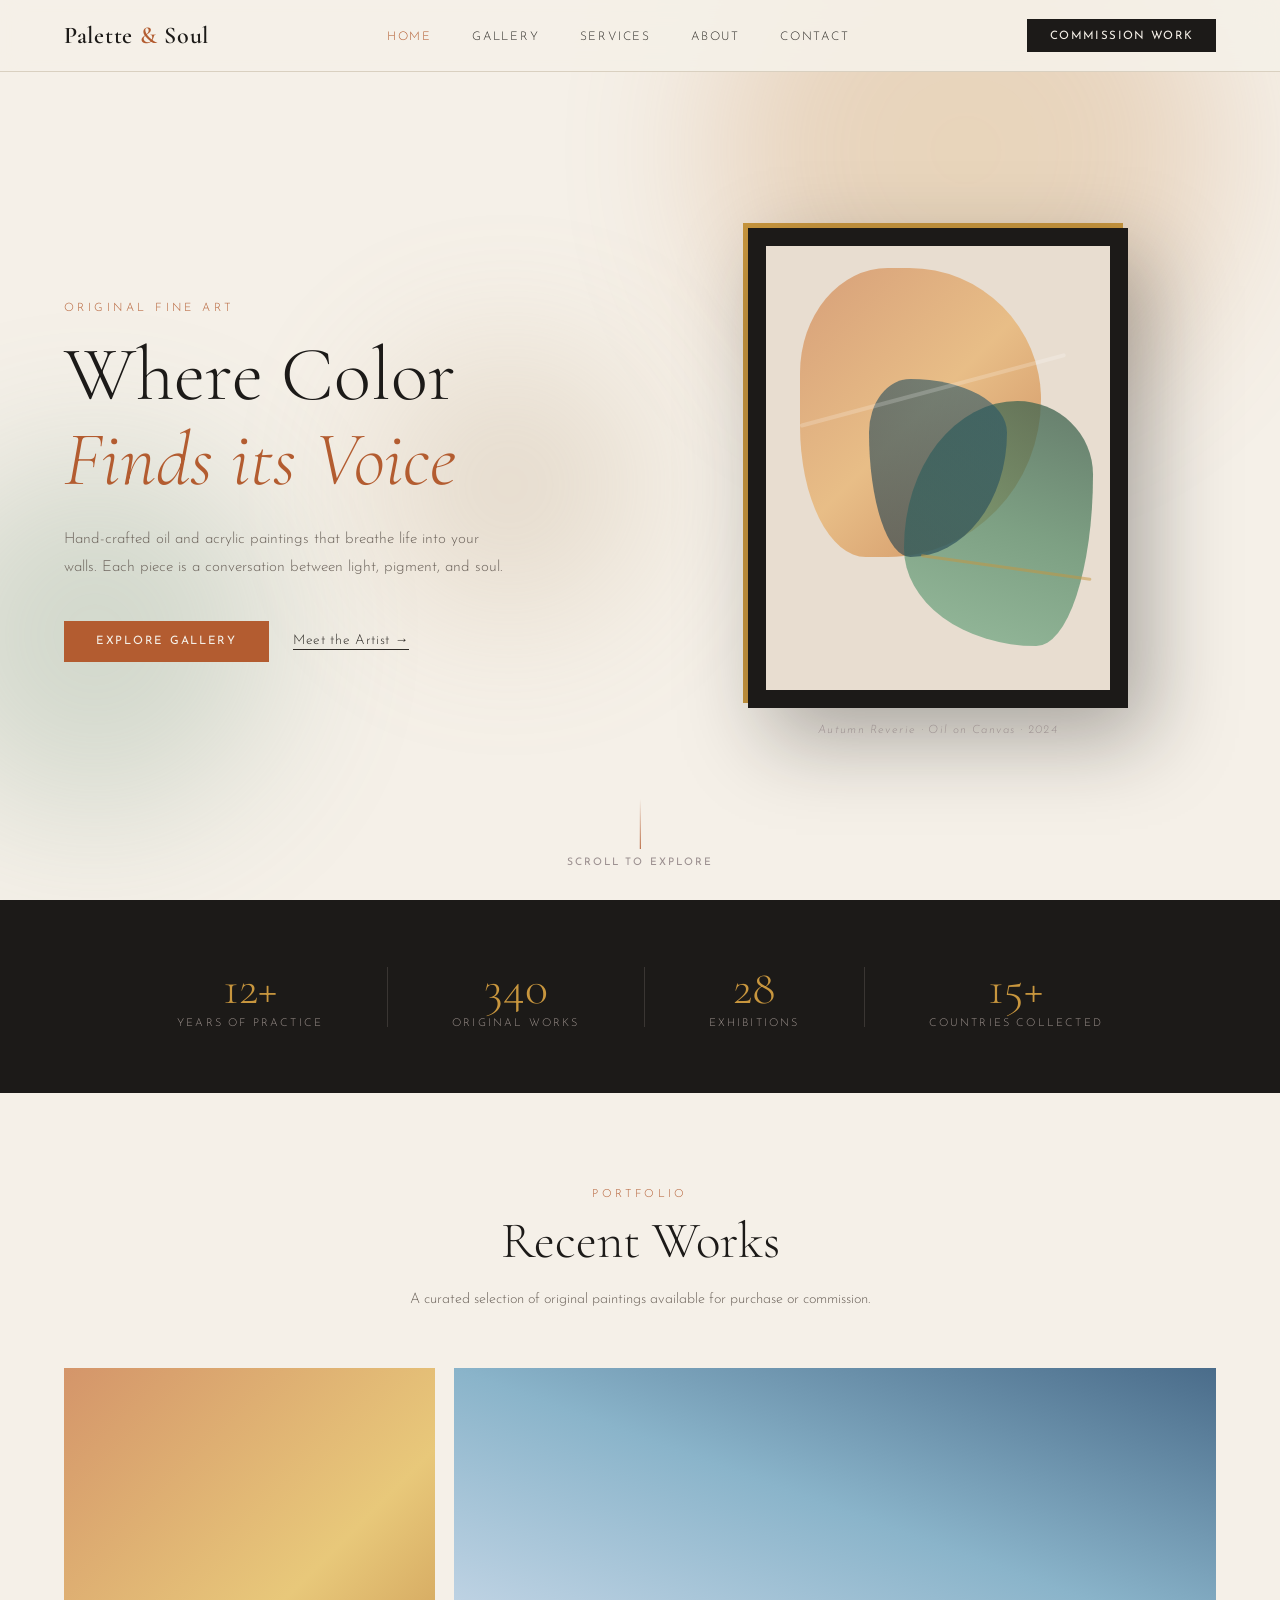
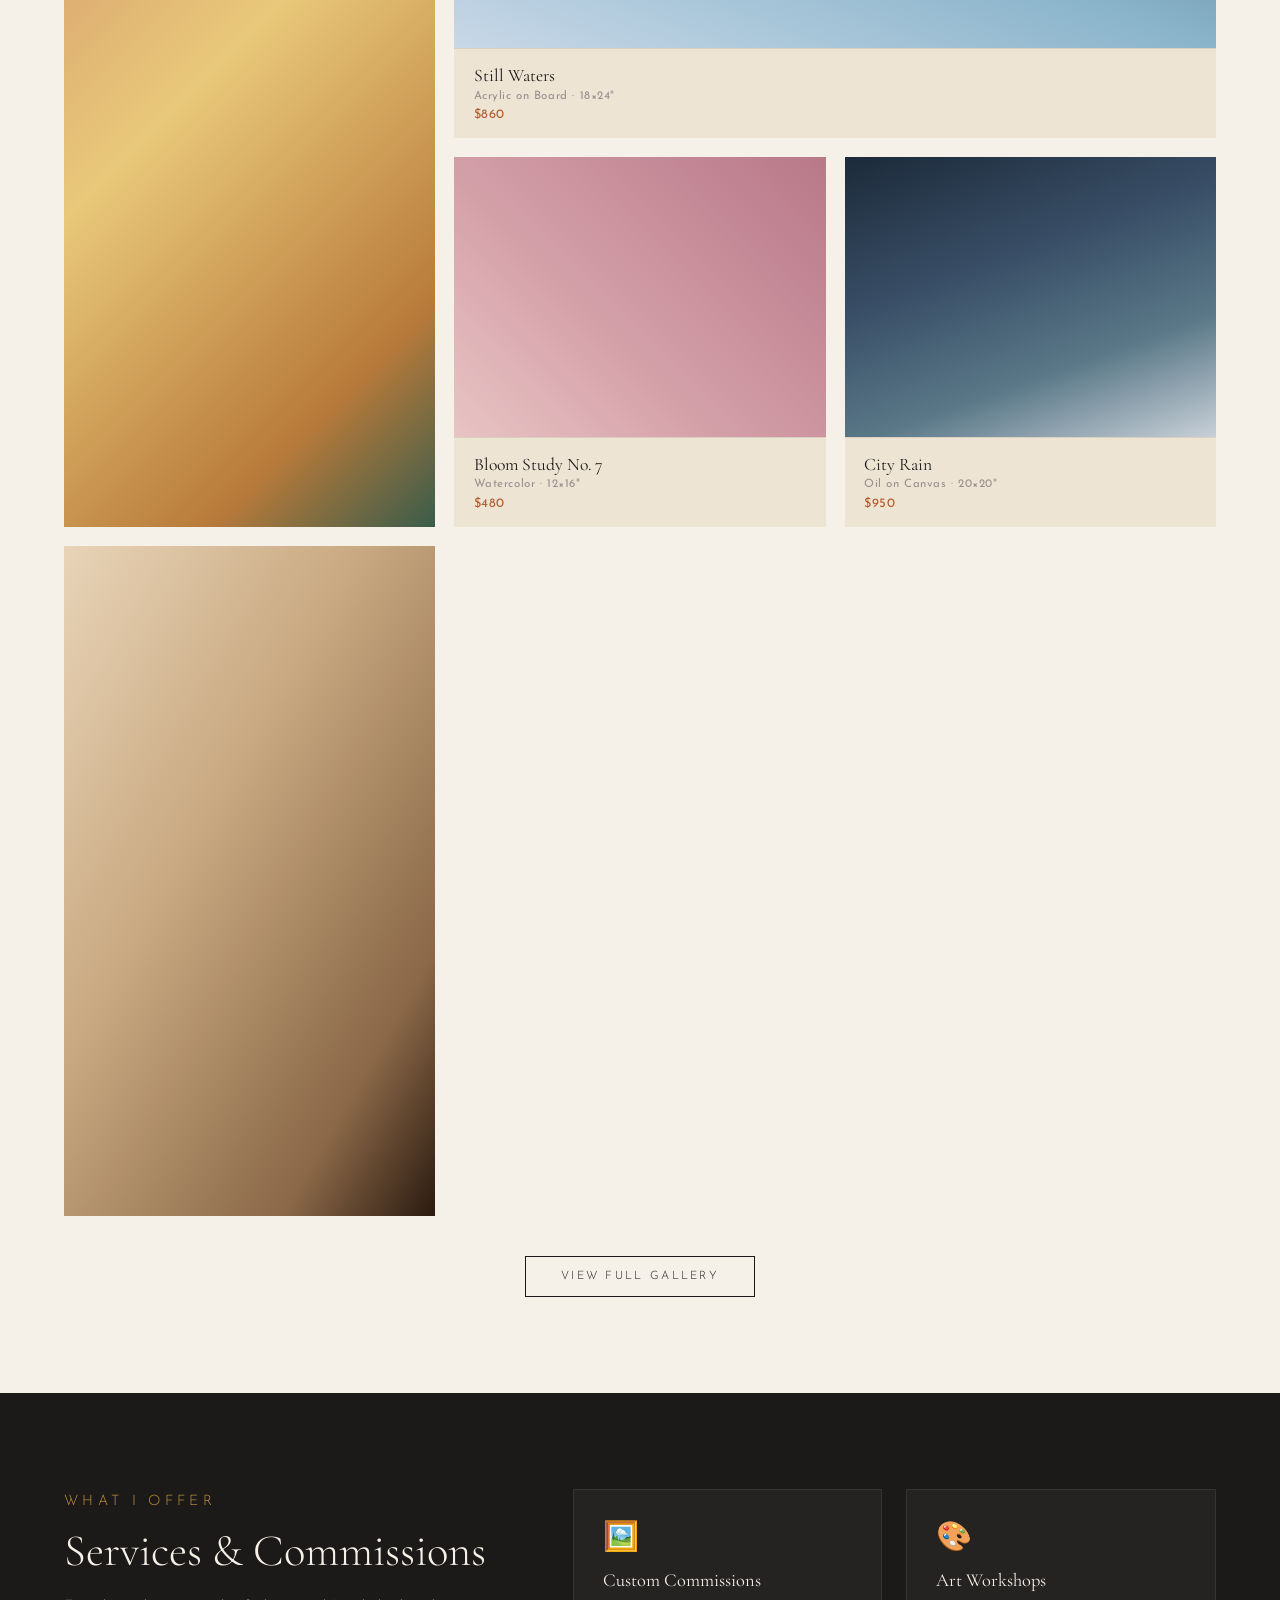
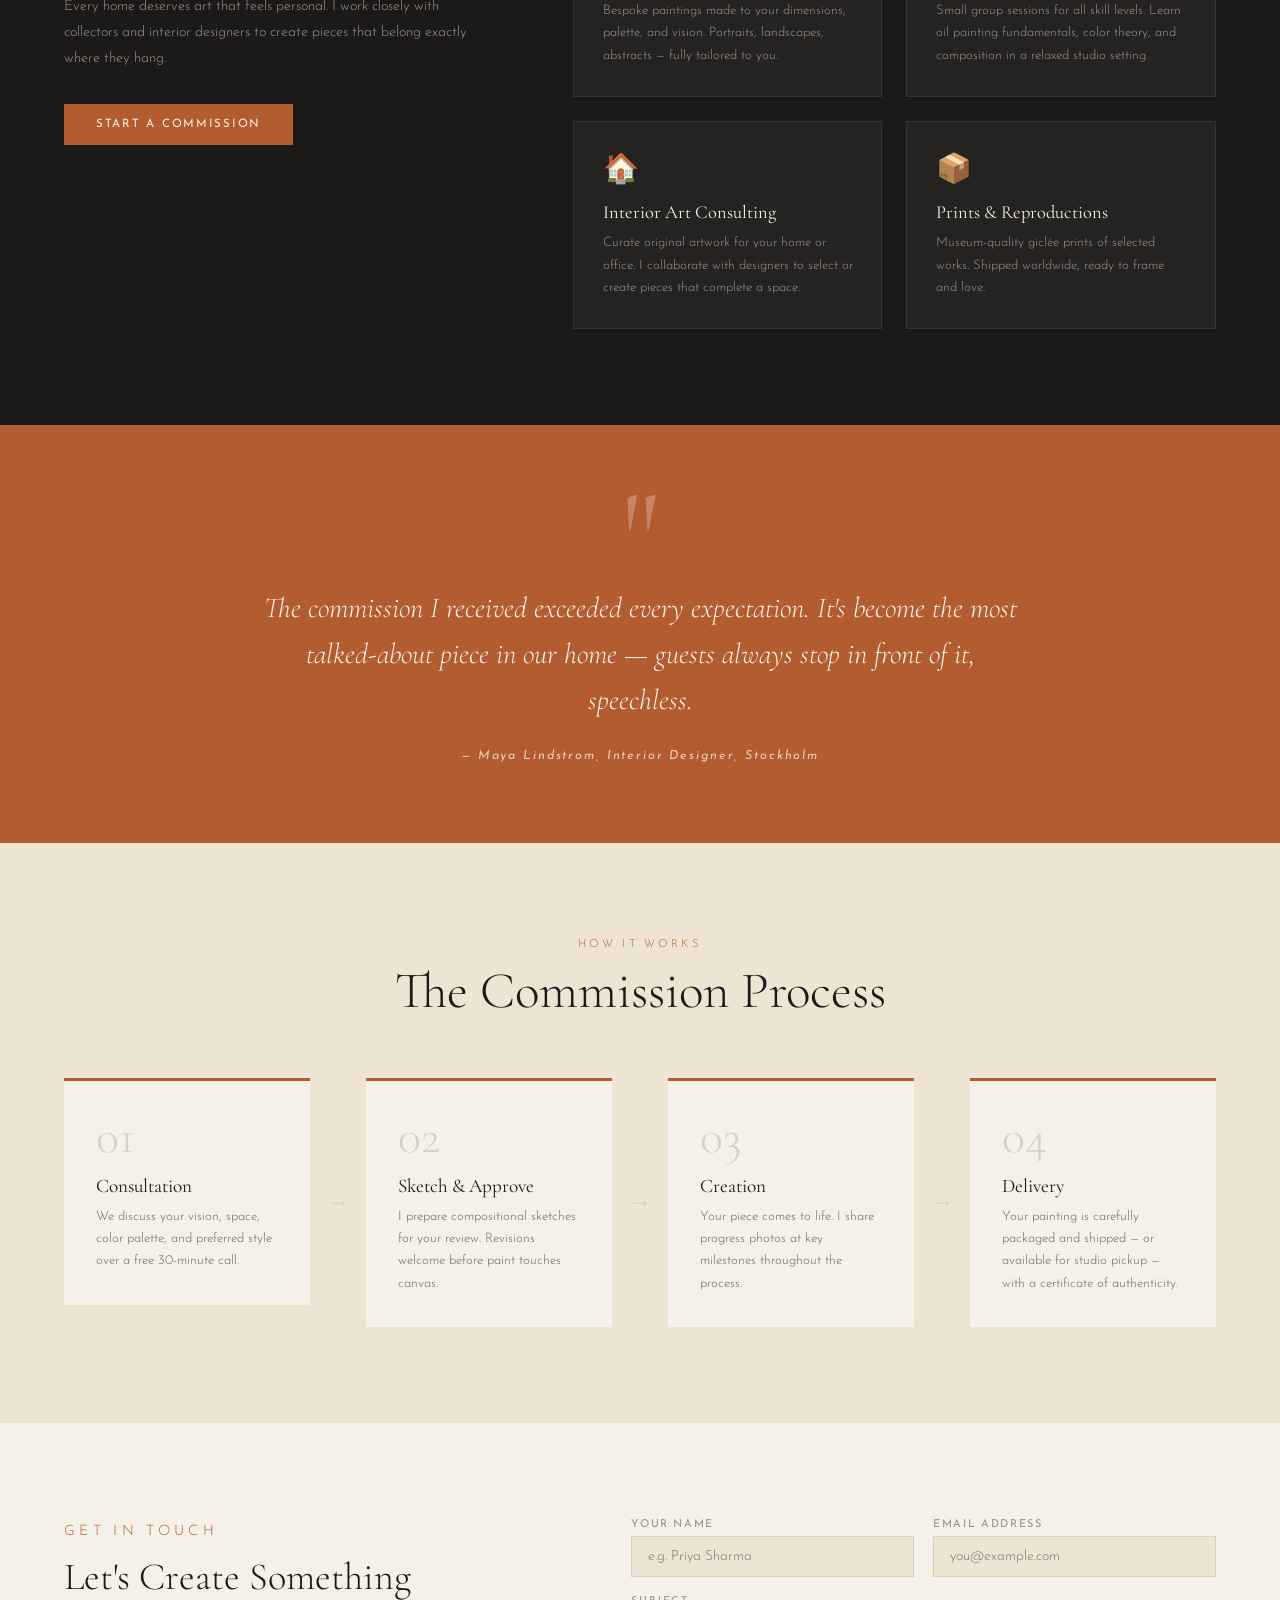
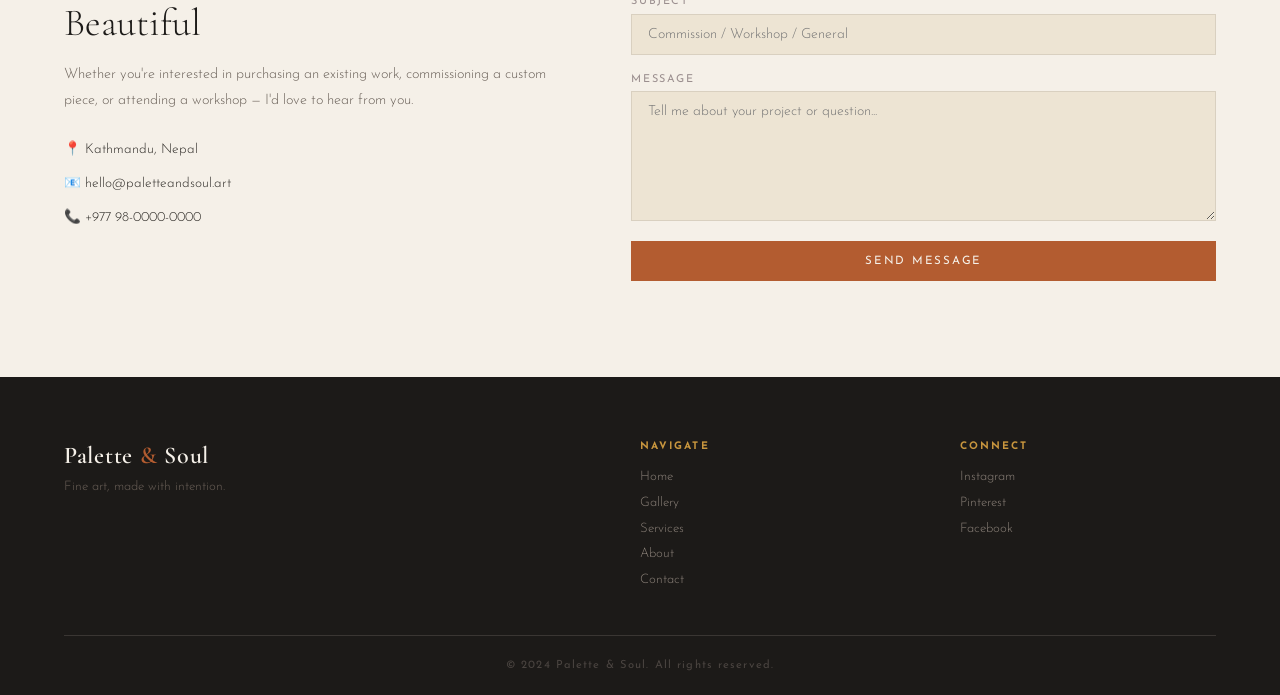
<file: web/index.html>
<!DOCTYPE html>
<html lang="en">
<head>
  <meta charset="UTF-8" />
  <meta name="viewport" content="width=device-width, initial-scale=1.0"/>
  <title>Palette & Soul — Fine Art Studio</title>
  <link rel="stylesheet" href="style.css" />
  <link href="https://fonts.googleapis.com/css2?family=Cormorant+Garamond:ital,wght@0,300;0,400;0,600;1,300;1,400&family=Josefin+Sans:wght@100;300;400&display=swap" rel="stylesheet"/>
</head>
<body>

  <!-- NAV -->
  <nav class="navbar">
    <div class="nav-logo">Palette <span>&amp;</span> Soul</div>
    <ul class="nav-links">
      <li><a href="index.html" class="active">Home</a></li>
      <li><a href="#gallery">Gallery</a></li>
      <li><a href="#services">Services</a></li>
      <li><a href="about.html">About</a></li>
      <li><a href="#contact">Contact</a></li>
    </ul>
    <a href="#contact" class="nav-cta">Commission Work</a>
  </nav>

  <!-- HERO -->
  <section class="hero">
    <div class="hero-bg">
      <div class="paint-blob blob-1"></div>
      <div class="paint-blob blob-2"></div>
      <div class="paint-blob blob-3"></div>
    </div>
    <div class="hero-content">
      <p class="hero-eyebrow">Original Fine Art</p>
      <h1 class="hero-title">
        Where Color<br/>
        <em>Finds its Voice</em>
      </h1>
      <p class="hero-subtitle">
        Hand-crafted oil and acrylic paintings that breathe life into your walls.
        Each piece is a conversation between light, pigment, and soul.
      </p>
      <div class="hero-actions">
        <a href="#gallery" class="btn-primary">Explore Gallery</a>
        <a href="about.html" class="btn-ghost">Meet the Artist →</a>
      </div>
    </div>
    <div class="hero-image-side">
      <div class="canvas-mockup">
        <div class="canvas-frame">
          <div class="canvas-art">
            <div class="art-layer al-1"></div>
            <div class="art-layer al-2"></div>
            <div class="art-layer al-3"></div>
            <div class="art-stroke as-1"></div>
            <div class="art-stroke as-2"></div>
          </div>
        </div>
        <p class="canvas-label">Autumn Reverie · Oil on Canvas · 2024</p>
      </div>
    </div>
    <div class="scroll-hint">
      <span></span>
      <p>Scroll to explore</p>
    </div>
  </section>

  <!-- STATS BAND -->
  <section class="stats-band">
    <div class="stat">
      <span class="stat-number">12+</span>
      <span class="stat-label">Years of Practice</span>
    </div>
    <div class="stat-divider"></div>
    <div class="stat">
      <span class="stat-number">340</span>
      <span class="stat-label">Original Works</span>
    </div>
    <div class="stat-divider"></div>
    <div class="stat">
      <span class="stat-number">28</span>
      <span class="stat-label">Exhibitions</span>
    </div>
    <div class="stat-divider"></div>
    <div class="stat">
      <span class="stat-number">15+</span>
      <span class="stat-label">Countries Collected</span>
    </div>
  </section>

  <!-- GALLERY -->
  <section class="gallery" id="gallery">
    <div class="section-header">
      <p class="section-tag">Portfolio</p>
      <h2>Recent Works</h2>
      <p class="section-sub">A curated selection of original paintings available for purchase or commission.</p>
    </div>
    <div class="gallery-grid">
      <div class="gallery-card gc-tall">
        <div class="gallery-art ga-1"></div>
        <div class="gallery-info">
          <h3>Golden Horizon</h3>
          <p>Oil on Canvas · 24×36"</p>
          <span class="price">$1,200</span>
        </div>
        <div class="gallery-hover">View Piece →</div>
      </div>
      <div class="gallery-card gc-wide">
        <div class="gallery-art ga-2"></div>
        <div class="gallery-info">
          <h3>Still Waters</h3>
          <p>Acrylic on Board · 18×24"</p>
          <span class="price">$860</span>
        </div>
        <div class="gallery-hover">View Piece →</div>
      </div>
      <div class="gallery-card">
        <div class="gallery-art ga-3"></div>
        <div class="gallery-info">
          <h3>Bloom Study No. 7</h3>
          <p>Watercolor · 12×16"</p>
          <span class="price">$480</span>
        </div>
        <div class="gallery-hover">View Piece →</div>
      </div>
      <div class="gallery-card">
        <div class="gallery-art ga-4"></div>
        <div class="gallery-info">
          <h3>City Rain</h3>
          <p>Oil on Canvas · 20×20"</p>
          <span class="price">$950</span>
        </div>
        <div class="gallery-hover">View Piece →</div>
      </div>
      <div class="gallery-card gc-tall">
        <div class="gallery-art ga-5"></div>
        <div class="gallery-info">
          <h3>Portrait of Silence</h3>
          <p>Mixed Media · 16×20"</p>
          <span class="price">$1,100</span>
        </div>
        <div class="gallery-hover">View Piece →</div>
      </div>
    </div>
    <div class="gallery-footer">
      <a href="#" class="btn-outline">View Full Gallery</a>
    </div>
  </section>

  <!-- SERVICES -->
  <section class="services" id="services">
    <div class="services-inner">
      <div class="services-left">
        <p class="section-tag">What I Offer</p>
        <h2>Services &amp; Commissions</h2>
        <p>Every home deserves art that feels personal. I work closely with collectors and interior designers to create pieces that belong exactly where they hang.</p>
        <a href="#contact" class="btn-primary" style="margin-top:2rem; display:inline-block;">Start a Commission</a>
      </div>
      <div class="services-right">
        <div class="service-card">
          <div class="service-icon">🖼️</div>
          <h3>Custom Commissions</h3>
          <p>Bespoke paintings made to your dimensions, palette, and vision. Portraits, landscapes, abstracts — fully tailored to you.</p>
        </div>
        <div class="service-card">
          <div class="service-icon">🎨</div>
          <h3>Art Workshops</h3>
          <p>Small group sessions for all skill levels. Learn oil painting fundamentals, color theory, and composition in a relaxed studio setting.</p>
        </div>
        <div class="service-card">
          <div class="service-icon">🏠</div>
          <h3>Interior Art Consulting</h3>
          <p>Curate original artwork for your home or office. I collaborate with designers to select or create pieces that complete a space.</p>
        </div>
        <div class="service-card">
          <div class="service-icon">📦</div>
          <h3>Prints &amp; Reproductions</h3>
          <p>Museum-quality giclée prints of selected works. Shipped worldwide, ready to frame and love.</p>
        </div>
      </div>
    </div>
  </section>

  <!-- TESTIMONIAL -->
  <section class="testimonial">
    <div class="testimonial-inner">
      <div class="quote-mark">"</div>
      <blockquote>
        The commission I received exceeded every expectation. It's become the most talked-about piece in our home — guests always stop in front of it, speechless.
      </blockquote>
      <cite>— Maya Lindstrom, Interior Designer, Stockholm</cite>
    </div>
  </section>

  <!-- PROCESS -->
  <section class="process">
    <div class="section-header">
      <p class="section-tag">How It Works</p>
      <h2>The Commission Process</h2>
    </div>
    <div class="process-steps">
      <div class="process-step">
        <div class="step-num">01</div>
        <h3>Consultation</h3>
        <p>We discuss your vision, space, color palette, and preferred style over a free 30-minute call.</p>
      </div>
      <div class="process-arrow">→</div>
      <div class="process-step">
        <div class="step-num">02</div>
        <h3>Sketch &amp; Approve</h3>
        <p>I prepare compositional sketches for your review. Revisions welcome before paint touches canvas.</p>
      </div>
      <div class="process-arrow">→</div>
      <div class="process-step">
        <div class="step-num">03</div>
        <h3>Creation</h3>
        <p>Your piece comes to life. I share progress photos at key milestones throughout the process.</p>
      </div>
      <div class="process-arrow">→</div>
      <div class="process-step">
        <div class="step-num">04</div>
        <h3>Delivery</h3>
        <p>Your painting is carefully packaged and shipped — or available for studio pickup — with a certificate of authenticity.</p>
      </div>
    </div>
  </section>

  <!-- CONTACT -->
  <section class="contact" id="contact">
    <div class="contact-inner">
      <div class="contact-left">
        <p class="section-tag">Get in Touch</p>
        <h2>Let's Create Something Beautiful</h2>
        <p>Whether you're interested in purchasing an existing work, commissioning a custom piece, or attending a workshop — I'd love to hear from you.</p>
        <div class="contact-details">
          <p>📍 Kathmandu, Nepal</p>
          <p>📧 hello@paletteandsoul.art</p>
          <p>📞 +977 98-0000-0000</p>
        </div>
      </div>
      <div class="contact-right">
        <div class="contact-form">
          <div class="form-row">
            <div class="form-group">
              <label>Your Name</label>
              <input type="text" placeholder="e.g. Priya Sharma"/>
            </div>
            <div class="form-group">
              <label>Email Address</label>
              <input type="email" placeholder="you@example.com"/>
            </div>
          </div>
          <div class="form-group">
            <label>Subject</label>
            <input type="text" placeholder="Commission / Workshop / General"/>
          </div>
          <div class="form-group">
            <label>Message</label>
            <textarea placeholder="Tell me about your project or question..."></textarea>
          </div>
          <button class="btn-primary btn-full">Send Message</button>
        </div>
      </div>
    </div>
  </section>

  <!-- FOOTER -->
  <footer class="footer">
    <div class="footer-inner">
      <div class="footer-brand">
        <div class="nav-logo">Palette <span>&amp;</span> Soul</div>
        <p>Fine art, made with intention.</p>
      </div>
      <div class="footer-links">
        <h4>Navigate</h4>
        <ul>
          <li><a href="index.html">Home</a></li>
          <li><a href="#gallery">Gallery</a></li>
          <li><a href="#services">Services</a></li>
          <li><a href="about.html">About</a></li>
          <li><a href="#contact">Contact</a></li>
        </ul>
      </div>
      <div class="footer-links">
        <h4>Connect</h4>
        <ul>
          <li><a href="#">Instagram</a></li>
          <li><a href="#">Pinterest</a></li>
          <li><a href="#">Facebook</a></li>
        </ul>
      </div>
    </div>
    <div class="footer-bottom">
      <p>© 2024 Palette &amp; Soul. All rights reserved.</p>
    </div>
  </footer>

</body>
</html>
</file>
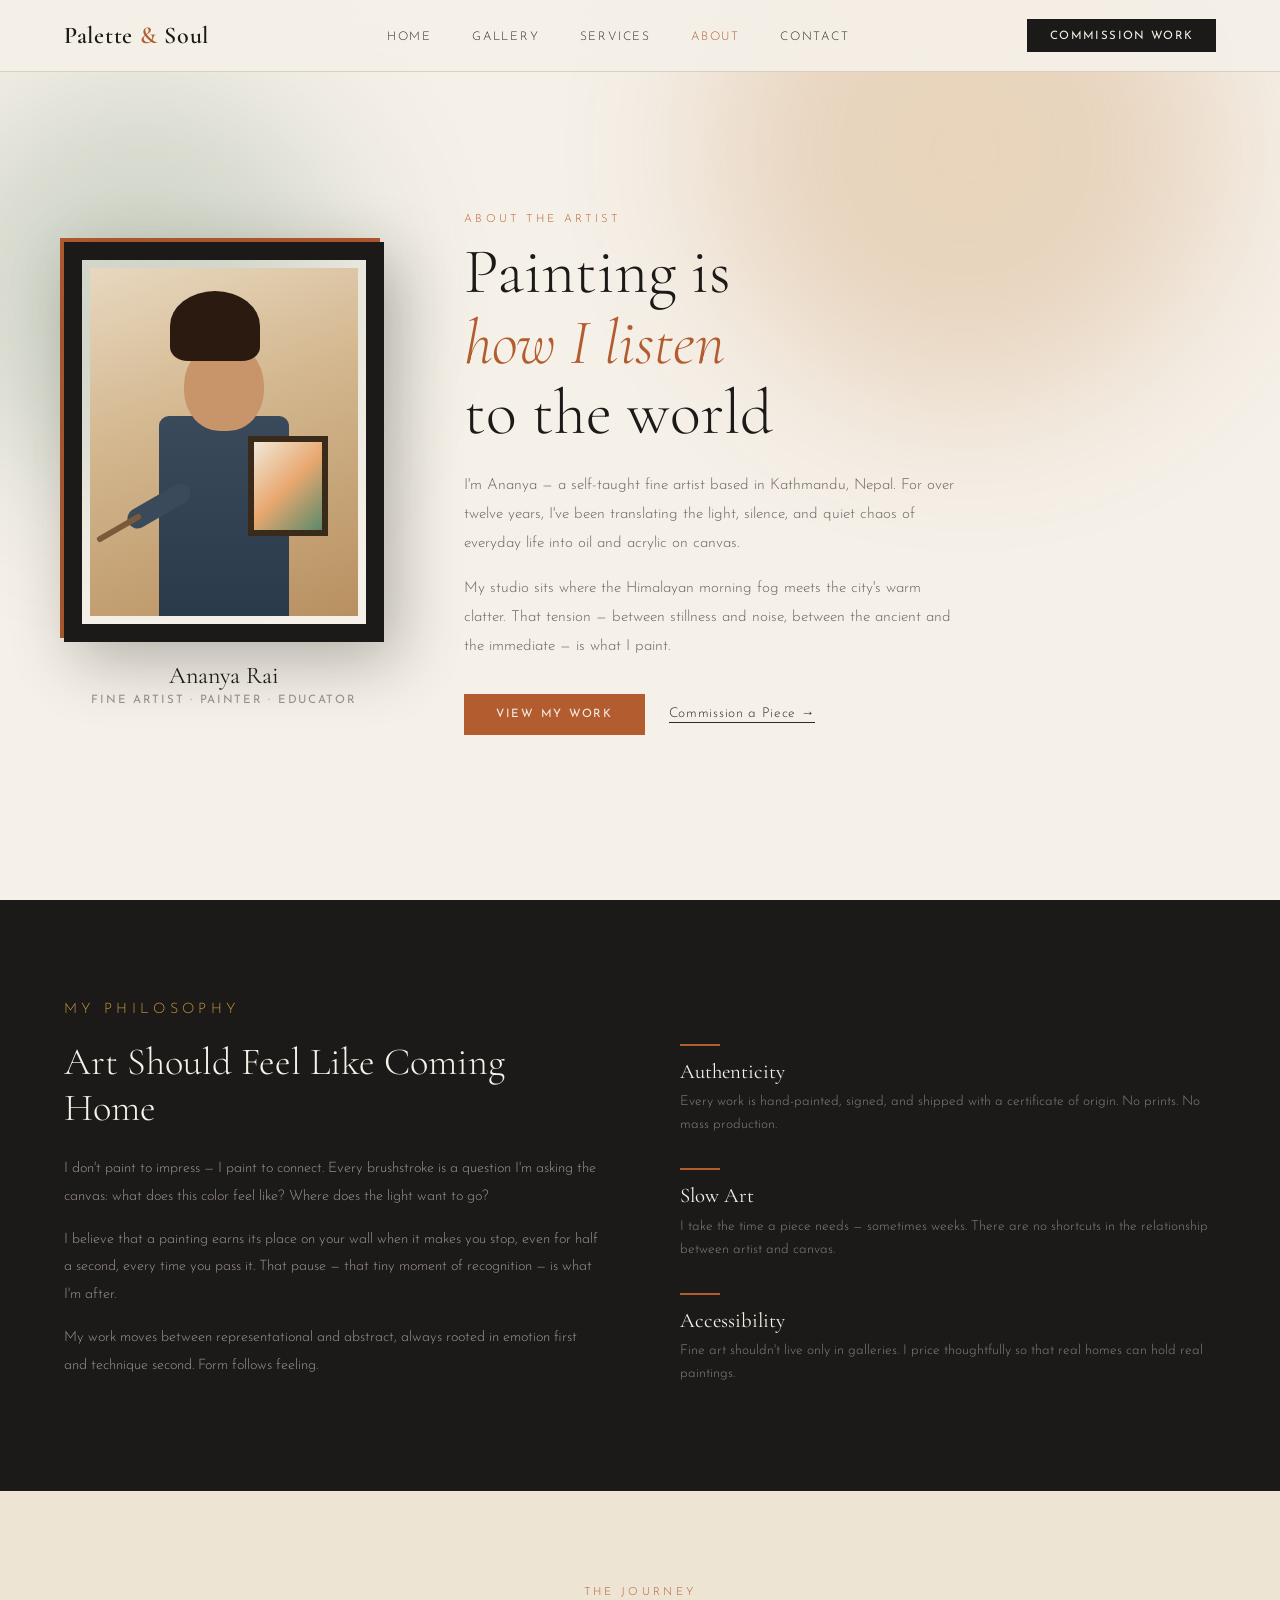
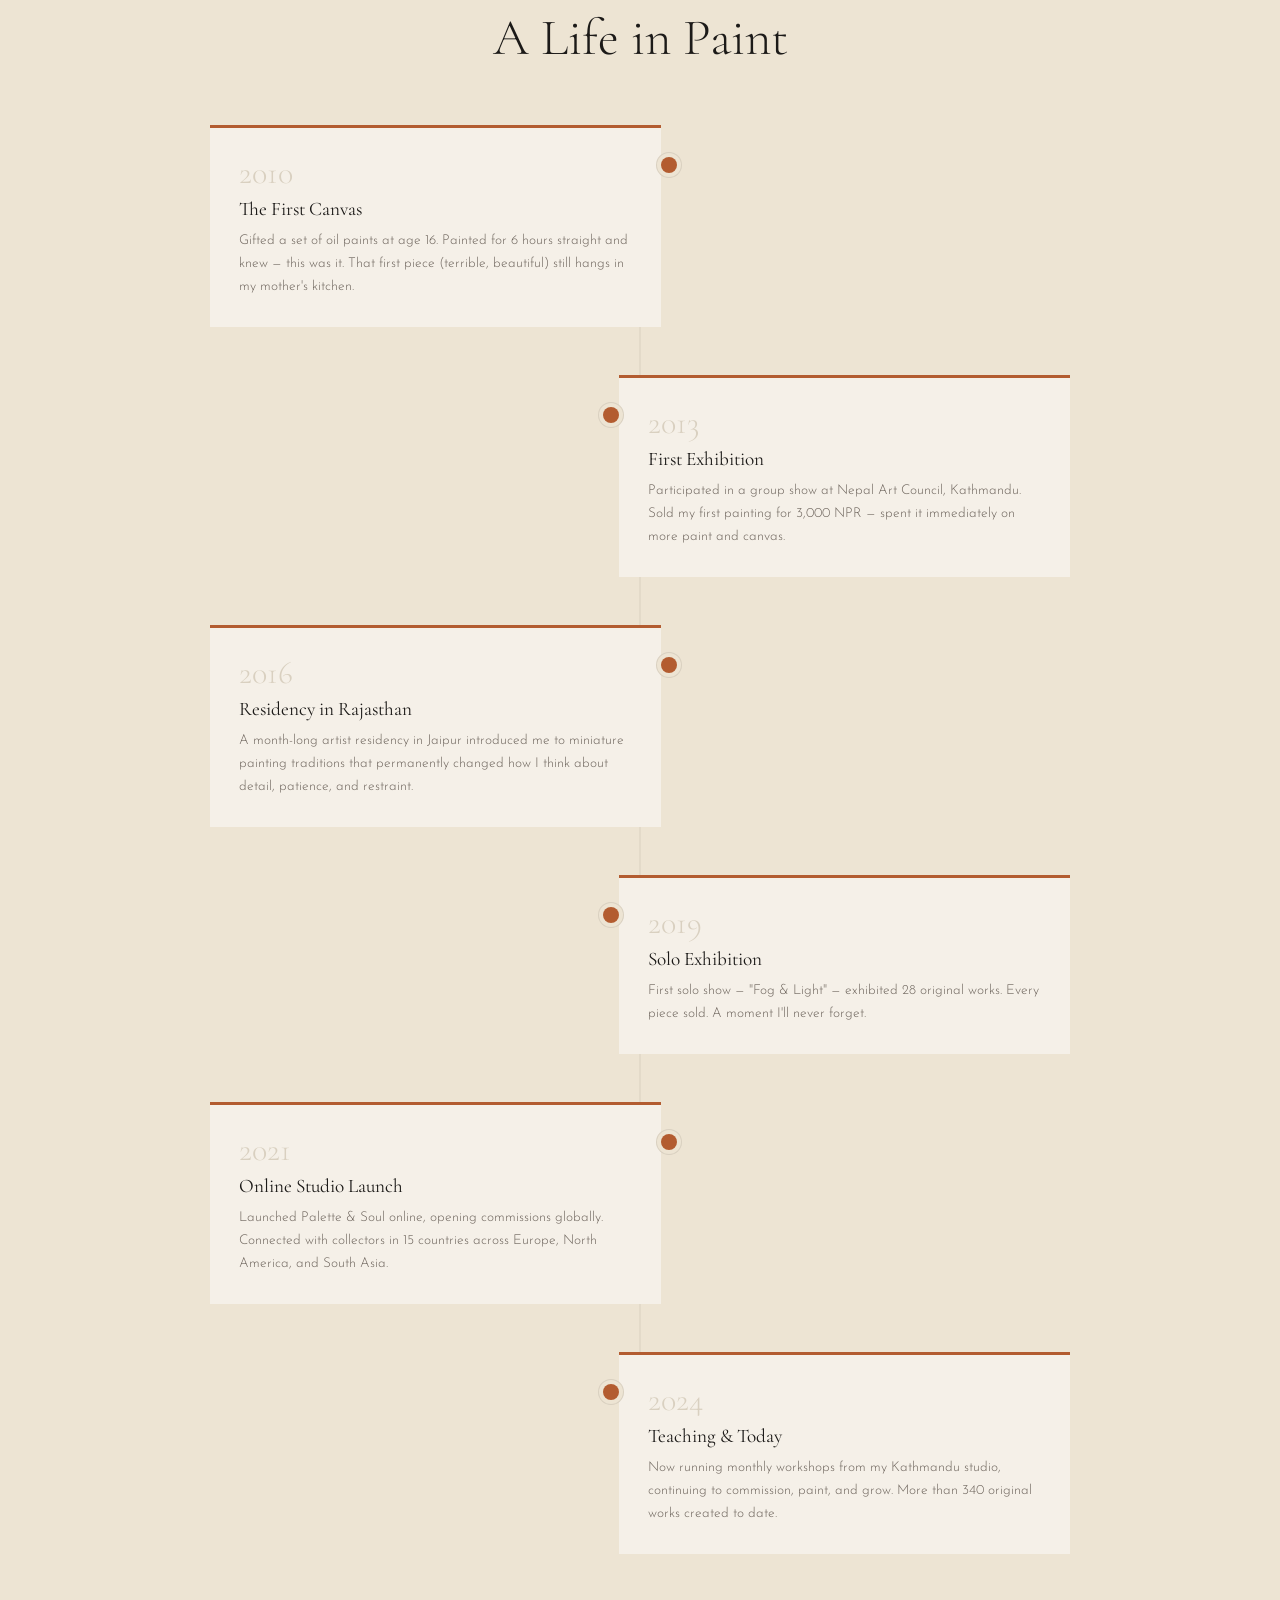
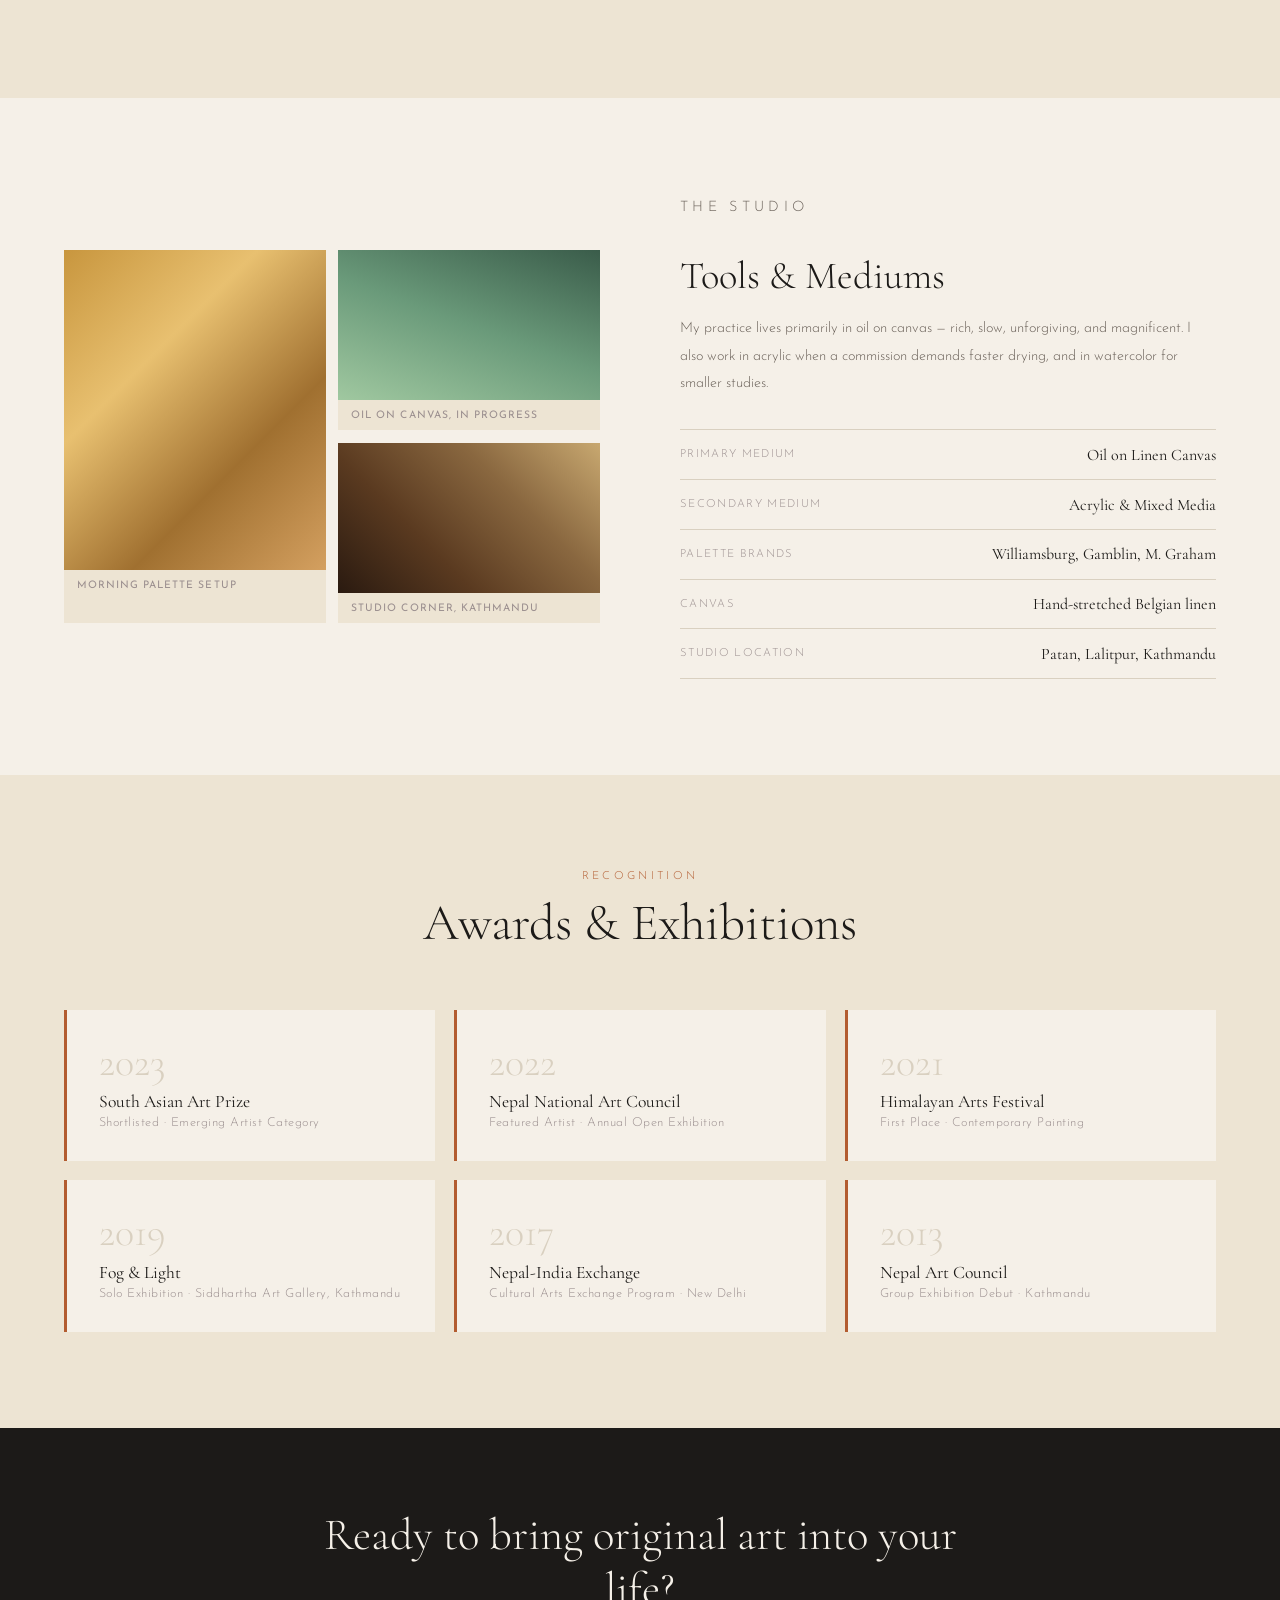
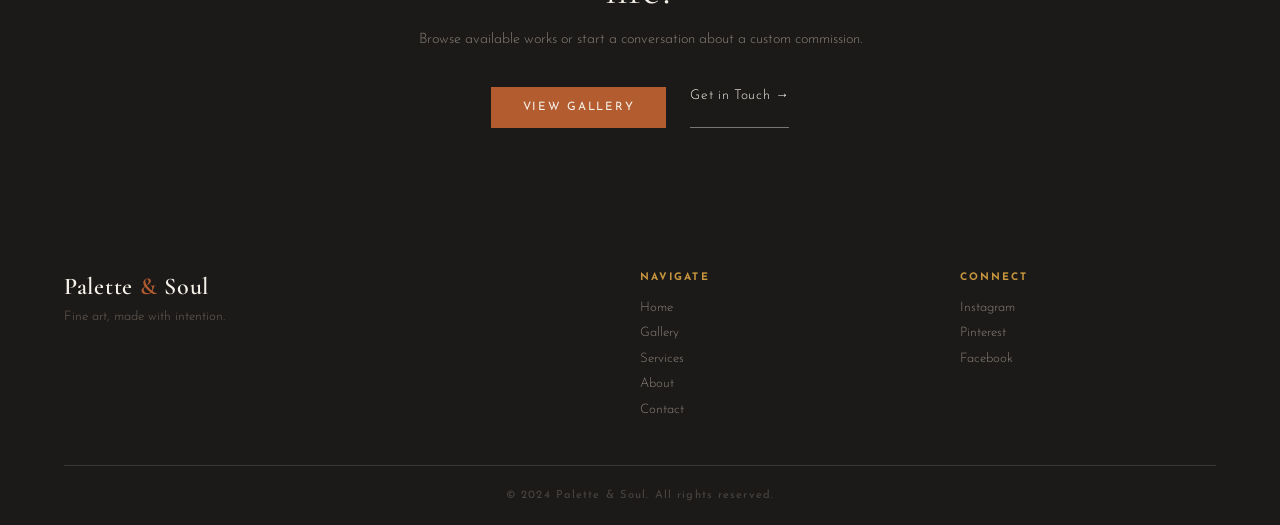
<file: web/about.html>
<!DOCTYPE html>
<html lang="en">
<head>
  <meta charset="UTF-8" />
  <meta name="viewport" content="width=device-width, initial-scale=1.0"/>
  <title>About the Artist — Palette & Soul</title>
  <link rel="stylesheet" href="style.css" />
  <link rel="stylesheet" href="about.css" />
  <link href="https://fonts.googleapis.com/css2?family=Cormorant+Garamond:ital,wght@0,300;0,400;0,600;1,300;1,400&family=Josefin+Sans:wght@100;300;400&display=swap" rel="stylesheet"/>
</head>
<body>

  <!-- NAV (shared) -->
  <nav class="navbar">
    <div class="nav-logo">Palette <span>&amp;</span> Soul</div>
    <ul class="nav-links">
      <li><a href="index.html">Home</a></li>
      <li><a href="index.html#gallery">Gallery</a></li>
      <li><a href="index.html#services">Services</a></li>
      <li><a href="about.html" class="active">About</a></li>
      <li><a href="index.html#contact">Contact</a></li>
    </ul>
    <a href="index.html#contact" class="nav-cta">Commission Work</a>
  </nav>

  <!-- ABOUT HERO -->
  <section class="about-hero">
    <div class="about-hero-bg">
      <div class="paint-blob blob-1"></div>
      <div class="paint-blob blob-4"></div>
    </div>
    <div class="about-hero-inner">
      <div class="about-portrait">
        <div class="portrait-frame">
          <div class="portrait-art">
            <!-- Illustrated artist portrait using CSS art -->
            <div class="portrait-bg"></div>
            <div class="portrait-figure">
              <div class="pf-body"></div>
              <div class="pf-head"></div>
              <div class="pf-hair"></div>
              <div class="pf-arm-left"></div>
              <div class="pf-brush"></div>
              <div class="pf-canvas-small"></div>
            </div>
          </div>
        </div>
        <div class="portrait-caption">
          <p class="caption-name">Ananya Rai</p>
          <p class="caption-title">Fine Artist · Painter · Educator</p>
        </div>
      </div>
      <div class="about-hero-text">
        <p class="section-tag">About the Artist</p>
        <h1 class="about-title">
          Painting is<br/>
          <em>how I listen</em><br/>
          to the world
        </h1>
        <p class="about-intro">
          I'm Ananya — a self-taught fine artist based in Kathmandu, Nepal. For over twelve years, I've been translating the light, silence, and quiet chaos of everyday life into oil and acrylic on canvas.
        </p>
        <p class="about-intro">
          My studio sits where the Himalayan morning fog meets the city's warm clatter. That tension — between stillness and noise, between the ancient and the immediate — is what I paint.
        </p>
        <div class="about-hero-cta">
          <a href="index.html#gallery" class="btn-primary">View My Work</a>
          <a href="index.html#contact" class="btn-ghost">Commission a Piece →</a>
        </div>
      </div>
    </div>
  </section>

  <!-- PHILOSOPHY -->
  <section class="philosophy">
    <div class="phil-inner">
      <div class="phil-text">
        <p class="section-tag">My Philosophy</p>
        <h2>Art Should Feel Like Coming Home</h2>
        <p>
          I don't paint to impress — I paint to connect. Every brushstroke is a question I'm asking the canvas: what does this color feel like? Where does the light want to go?
        </p>
        <p>
          I believe that a painting earns its place on your wall when it makes you stop, even for half a second, every time you pass it. That pause — that tiny moment of recognition — is what I'm after.
        </p>
        <p>
          My work moves between representational and abstract, always rooted in emotion first and technique second. Form follows feeling.
        </p>
      </div>
      <div class="phil-values">
        <div class="value-item">
          <div class="value-line"></div>
          <h3>Authenticity</h3>
          <p>Every work is hand-painted, signed, and shipped with a certificate of origin. No prints. No mass production.</p>
        </div>
        <div class="value-item">
          <div class="value-line"></div>
          <h3>Slow Art</h3>
          <p>I take the time a piece needs — sometimes weeks. There are no shortcuts in the relationship between artist and canvas.</p>
        </div>
        <div class="value-item">
          <div class="value-line"></div>
          <h3>Accessibility</h3>
          <p>Fine art shouldn't live only in galleries. I price thoughtfully so that real homes can hold real paintings.</p>
        </div>
      </div>
    </div>
  </section>

  <!-- JOURNEY TIMELINE -->
  <section class="journey">
    <div class="section-header">
      <p class="section-tag">The Journey</p>
      <h2>A Life in Paint</h2>
    </div>
    <div class="timeline">
      <div class="timeline-item ti-left">
        <div class="ti-content">
          <span class="ti-year">2010</span>
          <h3>The First Canvas</h3>
          <p>Gifted a set of oil paints at age 16. Painted for 6 hours straight and knew — this was it. That first piece (terrible, beautiful) still hangs in my mother's kitchen.</p>
        </div>
        <div class="ti-dot"></div>
        <div class="ti-gap"></div>
      </div>

      <div class="timeline-item ti-right">
        <div class="ti-gap"></div>
        <div class="ti-dot"></div>
        <div class="ti-content">
          <span class="ti-year">2013</span>
          <h3>First Exhibition</h3>
          <p>Participated in a group show at Nepal Art Council, Kathmandu. Sold my first painting for 3,000 NPR — spent it immediately on more paint and canvas.</p>
        </div>
      </div>

      <div class="timeline-item ti-left">
        <div class="ti-content">
          <span class="ti-year">2016</span>
          <h3>Residency in Rajasthan</h3>
          <p>A month-long artist residency in Jaipur introduced me to miniature painting traditions that permanently changed how I think about detail, patience, and restraint.</p>
        </div>
        <div class="ti-dot"></div>
        <div class="ti-gap"></div>
      </div>

      <div class="timeline-item ti-right">
        <div class="ti-gap"></div>
        <div class="ti-dot"></div>
        <div class="ti-content">
          <span class="ti-year">2019</span>
          <h3>Solo Exhibition</h3>
          <p>First solo show — "Fog & Light" — exhibited 28 original works. Every piece sold. A moment I'll never forget.</p>
        </div>
      </div>

      <div class="timeline-item ti-left">
        <div class="ti-content">
          <span class="ti-year">2021</span>
          <h3>Online Studio Launch</h3>
          <p>Launched Palette & Soul online, opening commissions globally. Connected with collectors in 15 countries across Europe, North America, and South Asia.</p>
        </div>
        <div class="ti-dot"></div>
        <div class="ti-gap"></div>
      </div>

      <div class="timeline-item ti-right">
        <div class="ti-gap"></div>
        <div class="ti-dot"></div>
        <div class="ti-content">
          <span class="ti-year">2024</span>
          <h3>Teaching &amp; Today</h3>
          <p>Now running monthly workshops from my Kathmandu studio, continuing to commission, paint, and grow. More than 340 original works created to date.</p>
        </div>
      </div>
    </div>
  </section>

  <!-- STUDIO / TOOLS -->
  <section class="studio">
    <div class="studio-inner">
      <div class="studio-visual">
        <div class="studio-grid">
          <div class="sg-item sg-large">
            <div class="sg-art sga-1"></div>
            <p>Morning palette setup</p>
          </div>
          <div class="sg-item">
            <div class="sg-art sga-2"></div>
            <p>Oil on canvas, in progress</p>
          </div>
          <div class="sg-item">
            <div class="sg-art sga-3"></div>
            <p>Studio corner, Kathmandu</p>
          </div>
        </div>
      </div>
      <div class="studio-text">
        <p class="section-tag">The Studio</p>
        <h2>Tools &amp; Mediums</h2>
        <p>My practice lives primarily in oil on canvas — rich, slow, unforgiving, and magnificent. I also work in acrylic when a commission demands faster drying, and in watercolor for smaller studies.</p>

        <div class="tools-list">
          <div class="tool-item">
            <span class="tool-label">Primary Medium</span>
            <span class="tool-value">Oil on Linen Canvas</span>
          </div>
          <div class="tool-item">
            <span class="tool-label">Secondary Medium</span>
            <span class="tool-value">Acrylic &amp; Mixed Media</span>
          </div>
          <div class="tool-item">
            <span class="tool-label">Palette Brands</span>
            <span class="tool-value">Williamsburg, Gamblin, M. Graham</span>
          </div>
          <div class="tool-item">
            <span class="tool-label">Canvas</span>
            <span class="tool-value">Hand-stretched Belgian linen</span>
          </div>
          <div class="tool-item">
            <span class="tool-label">Studio Location</span>
            <span class="tool-value">Patan, Lalitpur, Kathmandu</span>
          </div>
        </div>
      </div>
    </div>
  </section>

  <!-- AWARDS -->
  <section class="awards">
    <div class="section-header">
      <p class="section-tag">Recognition</p>
      <h2>Awards &amp; Exhibitions</h2>
    </div>
    <div class="awards-grid">
      <div class="award-card">
        <span class="award-year">2023</span>
        <h3>South Asian Art Prize</h3>
        <p>Shortlisted · Emerging Artist Category</p>
      </div>
      <div class="award-card">
        <span class="award-year">2022</span>
        <h3>Nepal National Art Council</h3>
        <p>Featured Artist · Annual Open Exhibition</p>
      </div>
      <div class="award-card">
        <span class="award-year">2021</span>
        <h3>Himalayan Arts Festival</h3>
        <p>First Place · Contemporary Painting</p>
      </div>
      <div class="award-card">
        <span class="award-year">2019</span>
        <h3>Fog &amp; Light</h3>
        <p>Solo Exhibition · Siddhartha Art Gallery, Kathmandu</p>
      </div>
      <div class="award-card">
        <span class="award-year">2017</span>
        <h3>Nepal-India Exchange</h3>
        <p>Cultural Arts Exchange Program · New Delhi</p>
      </div>
      <div class="award-card">
        <span class="award-year">2013</span>
        <h3>Nepal Art Council</h3>
        <p>Group Exhibition Debut · Kathmandu</p>
      </div>
    </div>
  </section>

  <!-- CTA BANNER -->
  <section class="about-cta">
    <div class="about-cta-inner">
      <h2>Ready to bring original art into your life?</h2>
      <p>Browse available works or start a conversation about a custom commission.</p>
      <div class="cta-buttons">
        <a href="index.html#gallery" class="btn-primary">View Gallery</a>
        <a href="index.html#contact" class="btn-ghost-light">Get in Touch →</a>
      </div>
    </div>
  </section>

  <!-- FOOTER (shared) -->
  <footer class="footer">
    <div class="footer-inner">
      <div class="footer-brand">
        <div class="nav-logo">Palette <span>&amp;</span> Soul</div>
        <p>Fine art, made with intention.</p>
      </div>
      <div class="footer-links">
        <h4>Navigate</h4>
        <ul>
          <li><a href="index.html">Home</a></li>
          <li><a href="index.html#gallery">Gallery</a></li>
          <li><a href="index.html#services">Services</a></li>
          <li><a href="about.html">About</a></li>
          <li><a href="index.html#contact">Contact</a></li>
        </ul>
      </div>
      <div class="footer-links">
        <h4>Connect</h4>
        <ul>
          <li><a href="#">Instagram</a></li>
          <li><a href="#">Pinterest</a></li>
          <li><a href="#">Facebook</a></li>
        </ul>
      </div>
    </div>
    <div class="footer-bottom">
      <p>© 2024 Palette &amp; Soul. All rights reserved.</p>
    </div>
  </footer>

</body>
</html>
</file>
<file: web/style.css>
/* ===========================
   PALETTE & SOUL — style.css
   =========================== */

/* --- RESET & VARIABLES --- */
*, *::before, *::after {
  margin: 0; padding: 0; box-sizing: border-box;
}

:root {
  --cream:    #f5f0e8;
  --warm:     #ede4d3;
  --charcoal: #1c1a18;
  --ink:      #2e2b27;
  --sienna:   #b35c30;
  --gold:     #c8963e;
  --sage:     #7a9e7e;
  --dusty:    #9b8f8f;
  --light-text: #6b625a;
  --border:   #d9d0c0;
  --font-display: 'Cormorant Garamond', Georgia, serif;
  --font-ui:  'Josefin Sans', sans-serif;
}

html { scroll-behavior: smooth; }

body {
  font-family: var(--font-ui);
  background: var(--cream);
  color: var(--ink);
  overflow-x: hidden;
}

/* --- NAVBAR --- */
.navbar {
  position: fixed; top: 0; left: 0; right: 0; z-index: 100;
  display: flex; align-items: center; justify-content: space-between;
  padding: 1.2rem 5%;
  background: rgba(245,240,232,0.92);
  backdrop-filter: blur(12px);
  border-bottom: 1px solid var(--border);
  animation: slideDown .6s ease;
}

@keyframes slideDown {
  from { transform: translateY(-100%); opacity: 0; }
  to   { transform: translateY(0);     opacity: 1; }
}

.nav-logo {
  font-family: var(--font-display);
  font-size: 1.5rem;
  font-weight: 600;
  letter-spacing: 0.03em;
  color: var(--charcoal);
}

.nav-logo span { color: var(--sienna); }

.nav-links {
  display: flex; gap: 2.5rem; list-style: none;
}

.nav-links a {
  font-family: var(--font-ui);
  font-size: 0.75rem; font-weight: 300;
  letter-spacing: 0.15em; text-transform: uppercase;
  text-decoration: none; color: var(--ink);
  transition: color .3s;
}

.nav-links a:hover,
.nav-links a.active { color: var(--sienna); }

.nav-cta {
  font-family: var(--font-ui);
  font-size: 0.72rem; font-weight: 400; letter-spacing: 0.12em; text-transform: uppercase;
  text-decoration: none; color: var(--cream);
  background: var(--charcoal);
  padding: 0.65rem 1.4rem;
  transition: background .3s;
}
.nav-cta:hover { background: var(--sienna); }

/* --- HERO --- */
.hero {
  min-height: 100vh;
  display: flex; align-items: center;
  padding: 8rem 5% 4rem;
  position: relative; overflow: hidden;
  gap: 4rem;
}

/* Paint blobs background */
.hero-bg {
  position: absolute; inset: 0; pointer-events: none;
}
.paint-blob {
  position: absolute; border-radius: 50%;
  filter: blur(80px); opacity: 0.25;
  animation: blobFloat 8s ease-in-out infinite;
}
.blob-1 {
  width: 500px; height: 500px;
  background: radial-gradient(circle, #c8963e, #b35c30);
  top: -100px; right: 5%;
  animation-delay: 0s;
}
.blob-2 {
  width: 350px; height: 350px;
  background: radial-gradient(circle, #7a9e7e, #4a7a6e);
  bottom: 10%; left: -80px;
  animation-delay: 3s;
}
.blob-3 {
  width: 250px; height: 250px;
  background: radial-gradient(circle, #9b8f8f, #c8963e);
  top: 40%; left: 30%;
  animation-delay: 5s;
}

@keyframes blobFloat {
  0%, 100% { transform: translateY(0) scale(1); }
  50%       { transform: translateY(-30px) scale(1.05); }
}

.hero-content {
  flex: 1; max-width: 560px;
  animation: fadeUp .9s ease .2s both;
}

@keyframes fadeUp {
  from { opacity: 0; transform: translateY(40px); }
  to   { opacity: 1; transform: translateY(0); }
}

.hero-eyebrow {
  font-size: 0.72rem; font-weight: 300; letter-spacing: 0.3em; text-transform: uppercase;
  color: var(--sienna);
  margin-bottom: 1.2rem;
}

.hero-title {
  font-family: var(--font-display);
  font-size: clamp(3rem, 6vw, 5.5rem);
  font-weight: 300; line-height: 1.1;
  color: var(--charcoal);
  margin-bottom: 1.5rem;
}

.hero-title em {
  font-style: italic; color: var(--sienna);
}

.hero-subtitle {
  font-size: 0.95rem; font-weight: 300; line-height: 1.8;
  color: var(--light-text); max-width: 440px;
  margin-bottom: 2.5rem;
}

.hero-actions { display: flex; gap: 1.5rem; align-items: center; flex-wrap: wrap; }

.btn-primary {
  display: inline-block;
  font-family: var(--font-ui); font-size: 0.72rem; font-weight: 400;
  letter-spacing: 0.15em; text-transform: uppercase; text-decoration: none;
  color: var(--cream); background: var(--sienna);
  padding: 0.9rem 2rem;
  transition: background .3s, transform .2s;
}
.btn-primary:hover { background: var(--charcoal); transform: translateY(-2px); }

.btn-ghost {
  font-family: var(--font-ui); font-size: 0.85rem; font-weight: 300;
  letter-spacing: 0.05em; text-decoration: none;
  color: var(--ink); border-bottom: 1px solid var(--ink);
  padding-bottom: 2px;
  transition: color .3s, border-color .3s;
}
.btn-ghost:hover { color: var(--sienna); border-color: var(--sienna); }

/* Canvas mockup */
.hero-image-side {
  flex: 1; max-width: 500px;
  display: flex; flex-direction: column; align-items: center;
  animation: fadeUp .9s ease .5s both;
}

.canvas-mockup { text-align: center; }

.canvas-frame {
  width: 380px; height: 480px;
  background: var(--charcoal);
  padding: 18px;
  box-shadow: 20px 30px 80px rgba(28,26,24,0.35), -5px -5px 0 var(--gold);
  display: inline-block;
}

.canvas-art {
  width: 100%; height: 100%;
  background: #e8ddd0;
  position: relative; overflow: hidden;
}

/* Abstract painted art layers inside canvas */
.art-layer {
  position: absolute; border-radius: 40% 60% 70% 30% / 40% 50% 60% 50%;
}
.al-1 {
  width: 70%; height: 65%; top: 5%; left: 10%;
  background: linear-gradient(135deg, #d4956a, #e8b87a, #c67d4a);
  opacity: 0.85;
}
.al-2 {
  width: 55%; height: 55%; bottom: 10%; right: 5%;
  background: linear-gradient(200deg, #3a5c4a, #5a8c6a, #7aae8a);
  opacity: 0.75;
  border-radius: 60% 40% 30% 70% / 60% 30% 70% 40%;
}
.al-3 {
  width: 40%; height: 40%; top: 30%; left: 30%;
  background: linear-gradient(45deg, #1c3a4a, #2a5a6a);
  opacity: 0.6;
  border-radius: 30% 70% 70% 30% / 30% 30% 70% 70%;
}
.art-stroke {
  position: absolute; background: rgba(255,255,255,0.2);
  transform-origin: left center;
}
.as-1 {
  width: 80%; height: 4px; top: 40%; left: 10%;
  transform: rotate(-15deg);
  border-radius: 2px;
}
.as-2 {
  width: 50%; height: 3px; bottom: 30%; right: 5%;
  transform: rotate(8deg);
  border-radius: 2px;
  background: rgba(200,150,62,0.5);
}

.canvas-label {
  margin-top: 1rem;
  font-size: 0.72rem; font-weight: 300; letter-spacing: 0.12em;
  color: var(--dusty); font-style: italic;
}

/* Scroll hint */
.scroll-hint {
  position: absolute; bottom: 2rem; left: 50%; transform: translateX(-50%);
  display: flex; flex-direction: column; align-items: center; gap: .5rem;
  animation: fadeIn 1.5s ease 1.2s both;
}
.scroll-hint span {
  display: block; width: 1px; height: 50px;
  background: linear-gradient(to bottom, transparent, var(--sienna));
  animation: grow 2s ease-in-out infinite;
}
.scroll-hint p {
  font-size: 0.65rem; letter-spacing: 0.2em; text-transform: uppercase;
  color: var(--dusty);
}
@keyframes grow { 0%,100%{height:50px} 50%{height:70px} }
@keyframes fadeIn { from{opacity:0} to{opacity:1} }

/* --- STATS BAND --- */
.stats-band {
  display: flex; align-items: center; justify-content: center;
  flex-wrap: wrap; gap: 0;
  background: var(--charcoal);
  padding: 3rem 5%;
}
.stat {
  display: flex; flex-direction: column; align-items: center;
  padding: 1rem 3rem; gap: .4rem;
}
.stat-number {
  font-family: var(--font-display);
  font-size: 3rem; font-weight: 300; line-height: 1;
  color: var(--gold);
}
.stat-label {
  font-size: 0.68rem; font-weight: 300; letter-spacing: 0.2em;
  text-transform: uppercase; color: #a09590;
}
.stat-divider {
  width: 1px; height: 60px; background: #3a3633;
  margin: 0 1rem;
}

/* --- GALLERY --- */
.gallery {
  padding: 6rem 5%;
}
.section-header {
  text-align: center; margin-bottom: 3.5rem;
}
.section-tag {
  font-size: 0.7rem; font-weight: 300; letter-spacing: 0.3em; text-transform: uppercase;
  color: var(--sienna); margin-bottom: .6rem;
}
.section-header h2 {
  font-family: var(--font-display); font-size: clamp(2rem, 4vw, 3.2rem);
  font-weight: 300; color: var(--charcoal); margin-bottom: 1rem;
}
.section-sub {
  font-size: 0.9rem; font-weight: 300; color: var(--light-text);
  max-width: 500px; margin: 0 auto; line-height: 1.7;
}

.gallery-grid {
  display: grid;
  grid-template-columns: repeat(3, 1fr);
  grid-template-rows: auto;
  gap: 1.2rem;
}

.gallery-card {
  position: relative; overflow: hidden;
  background: var(--warm); cursor: pointer;
  transition: transform .4s;
}
.gallery-card:hover { transform: translateY(-6px); }
.gallery-card:hover .gallery-hover { opacity: 1; }
.gallery-card:hover .gallery-art { transform: scale(1.05); }

.gc-tall { grid-row: span 2; }
.gc-wide { grid-column: span 2; }

.gallery-art {
  width: 100%; height: 280px;
  transition: transform .5s ease;
}
.gc-tall .gallery-art { height: 100%; min-height: 580px; }

.ga-1 { background: linear-gradient(135deg, #d4956a 0%, #e8c87a 40%, #b87a3a 80%, #3a5c4a 100%); }
.ga-2 { background: linear-gradient(200deg, #4a6c8a 0%, #8ab4ca 50%, #c8d8e8 100%); }
.ga-3 { background: linear-gradient(45deg, #e8c4c4 0%, #d4a0a8 40%, #b87888 100%); }
.ga-4 { background: linear-gradient(160deg, #1c2a3a 0%, #3a5068 40%, #5a7888 70%, #c8d0d8 100%); }
.ga-5 { background: linear-gradient(120deg, #e8d4b8 0%, #c8a880 40%, #8a6848 80%, #2a1a10 100%); }

.gallery-info {
  padding: 1rem 1.2rem;
  background: var(--warm);
  border-top: 1px solid var(--border);
}
.gallery-info h3 {
  font-family: var(--font-display); font-size: 1.1rem; font-weight: 400;
  color: var(--charcoal); margin-bottom: .2rem;
}
.gallery-info p { font-size: 0.72rem; color: var(--dusty); letter-spacing: 0.05em; }
.price {
  display: inline-block; margin-top: .4rem;
  font-size: 0.8rem; font-weight: 400;
  color: var(--sienna); letter-spacing: 0.05em;
}

.gallery-hover {
  position: absolute; inset: 0;
  background: rgba(28,26,24,0.7);
  display: flex; align-items: center; justify-content: center;
  font-size: 0.85rem; letter-spacing: 0.15em; text-transform: uppercase;
  color: var(--cream); opacity: 0;
  transition: opacity .3s;
}

.gallery-footer { text-align: center; margin-top: 2.5rem; }

.btn-outline {
  display: inline-block; font-family: var(--font-ui);
  font-size: 0.72rem; font-weight: 300; letter-spacing: 0.2em; text-transform: uppercase;
  text-decoration: none; color: var(--charcoal);
  border: 1px solid var(--charcoal); padding: .85rem 2.2rem;
  transition: background .3s, color .3s;
}
.btn-outline:hover { background: var(--charcoal); color: var(--cream); }

/* --- SERVICES --- */
.services {
  background: var(--charcoal);
  padding: 6rem 5%;
}
.services-inner {
  display: flex; gap: 5rem; align-items: flex-start; flex-wrap: wrap;
}
.services-left {
  flex: 1; min-width: 280px;
}
.services-left .section-tag { color: var(--gold); }
.services-left h2 {
  font-family: var(--font-display); font-size: clamp(1.8rem, 3.5vw, 2.8rem);
  font-weight: 300; color: var(--cream); margin: .5rem 0 1rem;
}
.services-left p { font-size: 0.9rem; color: #a09590; line-height: 1.8; font-weight: 300; }

.services-right {
  flex: 1.5; min-width: 280px;
  display: grid; grid-template-columns: 1fr 1fr; gap: 1.5rem;
}
.service-card {
  background: rgba(255,255,255,0.04);
  border: 1px solid rgba(255,255,255,0.08);
  padding: 1.8rem;
  transition: border-color .3s, transform .3s;
}
.service-card:hover { border-color: var(--gold); transform: translateY(-4px); }
.service-icon { font-size: 1.8rem; margin-bottom: 1rem; }
.service-card h3 {
  font-family: var(--font-display); font-size: 1.15rem; font-weight: 400;
  color: var(--cream); margin-bottom: .6rem;
}
.service-card p { font-size: 0.82rem; color: #a09590; line-height: 1.7; font-weight: 300; }

/* --- TESTIMONIAL --- */
.testimonial {
  background: var(--sienna);
  padding: 5rem 5%;
}
.testimonial-inner { max-width: 760px; margin: 0 auto; text-align: center; }
.quote-mark {
  font-family: var(--font-display); font-size: 8rem; line-height: .5;
  color: rgba(255,255,255,0.25); margin-bottom: 1rem;
}
blockquote {
  font-family: var(--font-display); font-size: clamp(1.2rem, 2.5vw, 1.8rem);
  font-weight: 300; font-style: italic; line-height: 1.6;
  color: var(--cream); margin-bottom: 1.5rem;
}
cite { font-size: 0.78rem; letter-spacing: 0.15em; color: rgba(255,255,255,0.7); }

/* --- PROCESS --- */
.process { padding: 6rem 5%; background: var(--warm); }
.process-steps {
  display: flex; align-items: flex-start; gap: 1rem; flex-wrap: wrap;
  margin-top: 3rem;
}
.process-step {
  flex: 1; min-width: 180px; padding: 2rem;
  background: var(--cream); border-top: 3px solid var(--sienna);
}
.step-num {
  font-family: var(--font-display); font-size: 3rem; font-weight: 300;
  color: var(--border); line-height: 1; margin-bottom: .8rem;
}
.process-step h3 {
  font-family: var(--font-display); font-size: 1.2rem; font-weight: 400;
  color: var(--charcoal); margin-bottom: .5rem;
}
.process-step p { font-size: 0.82rem; color: var(--light-text); line-height: 1.7; font-weight: 300; }
.process-arrow {
  align-self: center; font-size: 1.5rem; color: var(--border);
  flex-shrink: 0;
}

/* --- CONTACT --- */
.contact { padding: 6rem 5%; }
.contact-inner { display: flex; gap: 5rem; flex-wrap: wrap; align-items: flex-start; }
.contact-left { flex: 1; min-width: 280px; }
.contact-left .section-tag { color: var(--sienna); }
.contact-left h2 {
  font-family: var(--font-display); font-size: clamp(1.8rem, 3vw, 2.6rem);
  font-weight: 300; color: var(--charcoal); margin: .5rem 0 1rem;
}
.contact-left p { font-size: .9rem; color: var(--light-text); line-height: 1.8; font-weight: 300; }
.contact-details { margin-top: 1.5rem; display: flex; flex-direction: column; gap: .6rem; }
.contact-details p { font-size: .85rem; color: var(--ink); font-weight: 300; }

.contact-right { flex: 1.2; min-width: 300px; }
.contact-form { display: flex; flex-direction: column; gap: 1.2rem; }
.form-row { display: flex; gap: 1.2rem; flex-wrap: wrap; }
.form-group { display: flex; flex-direction: column; gap: .4rem; flex: 1; min-width: 200px; }
label { font-size: .68rem; letter-spacing: .15em; text-transform: uppercase; color: var(--dusty); }
input, textarea {
  font-family: var(--font-ui); font-size: .88rem; font-weight: 300;
  color: var(--ink); background: var(--warm);
  border: 1px solid var(--border); padding: .75rem 1rem;
  outline: none; transition: border-color .3s;
  resize: vertical;
}
textarea { min-height: 130px; }
input:focus, textarea:focus { border-color: var(--sienna); }
.btn-full { width: 100%; text-align: center; border: none; cursor: pointer; }

/* --- FOOTER --- */
.footer {
  background: var(--charcoal);
  padding: 4rem 5% 1.5rem;
}
.footer-inner {
  display: flex; gap: 4rem; flex-wrap: wrap; padding-bottom: 3rem;
  border-bottom: 1px solid #3a3633;
}
.footer-brand { flex: 2; }
.footer-brand .nav-logo { margin-bottom: .6rem; color: var(--cream); }
.footer-brand p { font-size: .82rem; color: #6a6058; font-weight: 300; }
.footer-links { flex: 1; min-width: 120px; }
.footer-links h4 {
  font-size: .65rem; letter-spacing: .2em; text-transform: uppercase;
  color: var(--gold); margin-bottom: 1rem;
}
.footer-links ul { list-style: none; display: flex; flex-direction: column; gap: .6rem; }
.footer-links a {
  font-size: .82rem; font-weight: 300; color: #8a8078;
  text-decoration: none; transition: color .3s;
}
.footer-links a:hover { color: var(--cream); }
.footer-bottom {
  text-align: center; padding-top: 1.5rem;
  font-size: .7rem; letter-spacing: .1em; color: #4a4440;
}

/* --- RESPONSIVE --- */
@media (max-width: 900px) {
  .hero { flex-direction: column; padding-top: 7rem; }
  .hero-image-side { max-width: 100%; }
  .canvas-frame { width: 300px; height: 360px; }
  .gallery-grid { grid-template-columns: 1fr 1fr; }
  .gc-wide { grid-column: span 1; }
  .gc-tall { grid-row: span 1; }
  .gc-tall .gallery-art { min-height: 280px; }
  .services-right { grid-template-columns: 1fr; }
  .process-arrow { display: none; }
  .process-steps { flex-direction: column; }
}

@media (max-width: 600px) {
  .nav-links { display: none; }
  .gallery-grid { grid-template-columns: 1fr; }
  .stats-band { flex-direction: column; }
  .stat-divider { width: 60px; height: 1px; }
  .services-inner, .contact-inner { flex-direction: column; }
  .hero-actions { flex-direction: column; align-items: flex-start; }
}
</file>
<file: web/about.css>
/* ===========================
   PALETTE & SOUL — about.css
   =========================== */

/* --- ABOUT HERO --- */
.about-hero {
  min-height: 100vh;
  padding: 8rem 5% 5rem;
  position: relative;
  overflow: hidden;
  display: flex;
  align-items: center;
}

.about-hero-bg {
  position: absolute; inset: 0; pointer-events: none;
}

.blob-4 {
  width: 400px; height: 400px;
  background: radial-gradient(circle, #7a9e7e, #3a5c4a);
  top: 10%; left: -60px;
  animation-delay: 2s;
}

.about-hero-inner {
  display: flex;
  gap: 5rem;
  align-items: center;
  flex-wrap: wrap;
  width: 100%;
  animation: fadeUp .9s ease .2s both;
}

/* CSS Art Portrait */
.about-portrait {
  flex: 0 0 auto;
  display: flex;
  flex-direction: column;
  align-items: center;
  gap: 1.2rem;
}

.portrait-frame {
  width: 320px;
  height: 400px;
  border: 18px solid var(--charcoal);
  padding: 8px;
  box-shadow: 12px 18px 60px rgba(28,26,24,0.3), -4px -4px 0 var(--sienna);
  position: relative;
}

.portrait-art {
  width: 100%;
  height: 100%;
  position: relative;
  overflow: hidden;
}

.portrait-bg {
  position: absolute; inset: 0;
  background: linear-gradient(160deg, #e8d8c0 0%, #d4b890 40%, #b89060 100%);
}

.portrait-figure {
  position: absolute; inset: 0;
}

.pf-body {
  position: absolute;
  bottom: 0; left: 50%; transform: translateX(-50%);
  width: 130px; height: 200px;
  background: linear-gradient(180deg, #3a4a5a 0%, #2a3a4a 100%);
  border-radius: 10px 10px 0 0;
}

.pf-head {
  position: absolute;
  bottom: 185px; left: 50%; transform: translateX(-50%);
  width: 80px; height: 90px;
  background: #c8956a;
  border-radius: 50% 50% 45% 45%;
}

.pf-hair {
  position: absolute;
  bottom: 255px; left: 50%; transform: translateX(-60%);
  width: 90px; height: 70px;
  background: #2a1a10;
  border-radius: 50% 50% 20% 20%;
}

.pf-arm-left {
  position: absolute;
  bottom: 100px; left: calc(50% - 100px);
  width: 70px; height: 20px;
  background: #3a4a5a;
  border-radius: 10px;
  transform: rotate(-30deg);
}

.pf-brush {
  position: absolute;
  bottom: 85px; left: calc(50% - 130px);
  width: 50px; height: 6px;
  background: #7a5a3a;
  border-radius: 3px;
  transform: rotate(-30deg);
}

.pf-canvas-small {
  position: absolute;
  bottom: 80px; right: 30px;
  width: 80px; height: 100px;
  background: #f0e8d8;
  border: 6px solid #3a2a1a;
  background: linear-gradient(135deg, #f0e8d8, #e8a870, #5a8a6a);
}

.portrait-caption { text-align: center; }

.caption-name {
  font-family: var(--font-display);
  font-size: 1.5rem; font-weight: 400;
  color: var(--charcoal);
}

.caption-title {
  font-size: .72rem; letter-spacing: .15em; text-transform: uppercase;
  color: var(--dusty); margin-top: .25rem;
}

/* About hero text */
.about-hero-text { flex: 1; min-width: 280px; }

.about-title {
  font-family: var(--font-display);
  font-size: clamp(2.5rem, 5vw, 4.5rem);
  font-weight: 300; line-height: 1.1;
  color: var(--charcoal); margin: .8rem 0 1.5rem;
}
.about-title em { font-style: italic; color: var(--sienna); }

.about-intro {
  font-size: .95rem; font-weight: 300; line-height: 1.9;
  color: var(--light-text); max-width: 500px;
  margin-bottom: 1rem;
}

.about-hero-cta { display: flex; gap: 1.5rem; align-items: center; margin-top: 2rem; flex-wrap: wrap; }

/* --- PHILOSOPHY --- */
.philosophy {
  background: var(--charcoal);
  padding: 6rem 5%;
}

.phil-inner {
  display: flex; gap: 5rem; flex-wrap: wrap; align-items: flex-start;
}

.phil-text {
  flex: 1; min-width: 280px;
}

.phil-text .section-tag { color: var(--gold); }

.phil-text h2 {
  font-family: var(--font-display);
  font-size: clamp(1.8rem, 3vw, 2.8rem);
  font-weight: 300; color: var(--cream);
  margin: .5rem 0 1.5rem;
}

.phil-text p {
  font-size: .9rem; font-weight: 300; color: #a09590;
  line-height: 1.9; margin-bottom: 1rem;
}

.phil-values {
  flex: 1; min-width: 280px;
  display: flex; flex-direction: column; gap: 2rem; padding-top: 3rem;
}

.value-item {}

.value-line {
  width: 40px; height: 2px;
  background: var(--sienna); margin-bottom: .8rem;
}

.value-item h3 {
  font-family: var(--font-display);
  font-size: 1.3rem; font-weight: 400;
  color: var(--cream); margin-bottom: .4rem;
}

.value-item p {
  font-size: .85rem; font-weight: 300;
  color: #8a8078; line-height: 1.7;
}

/* --- JOURNEY / TIMELINE --- */
.journey {
  padding: 6rem 5%;
  background: var(--warm);
}

.timeline {
  max-width: 860px;
  margin: 3rem auto 0;
  position: relative;
}

/* Central vertical line */
.timeline::before {
  content: '';
  position: absolute;
  left: 50%; top: 0; bottom: 0;
  width: 1px;
  background: var(--border);
  transform: translateX(-50%);
}

.timeline-item {
  display: flex;
  align-items: flex-start;
  margin-bottom: 3rem;
  position: relative;
}

.ti-left {
  flex-direction: row;
}
.ti-right {
  flex-direction: row;
}

.ti-content {
  flex: 1;
  padding: 1.8rem;
  background: var(--cream);
  border-top: 3px solid var(--sienna);
  position: relative;
  animation: fadeUp .6s ease both;
}

.ti-year {
  display: block;
  font-family: var(--font-display);
  font-size: 2rem; font-weight: 300;
  color: var(--border); line-height: 1;
  margin-bottom: .5rem;
}

.ti-content h3 {
  font-family: var(--font-display);
  font-size: 1.2rem; font-weight: 400;
  color: var(--charcoal); margin-bottom: .5rem;
}

.ti-content p {
  font-size: .85rem; font-weight: 300;
  color: var(--light-text); line-height: 1.7;
}

.ti-dot {
  width: 16px; height: 16px;
  background: var(--sienna); border-radius: 50%;
  flex-shrink: 0;
  margin-top: 2rem;
  position: relative; z-index: 1;
  box-shadow: 0 0 0 4px var(--warm), 0 0 0 5px var(--border);
}

.ti-gap {
  flex: 1;
}

/* --- STUDIO --- */
.studio { padding: 6rem 5%; }

.studio-inner {
  display: flex; gap: 5rem; flex-wrap: wrap; align-items: center;
}

.studio-visual { flex: 1; min-width: 280px; }

.studio-grid {
  display: grid;
  grid-template-columns: 1fr 1fr;
  grid-template-rows: auto auto;
  gap: .8rem;
}

.sg-item {
  background: var(--warm);
  overflow: hidden;
}

.sg-item p {
  padding: .6rem .8rem;
  font-size: .65rem; letter-spacing: .1em; text-transform: uppercase;
  color: var(--dusty);
}

.sg-large { grid-row: span 2; }

.sg-art {
  width: 100%; 
}
.sg-large .sg-art { height: 320px; }
.sg-item:not(.sg-large) .sg-art { height: 150px; }

.sga-1 { background: linear-gradient(135deg, #c8963e, #e8c070, #a07030, #d4a060); }
.sga-2 { background: linear-gradient(200deg, #3a5c4a, #6a9a7a, #a0c8a0); }
.sga-3 { background: linear-gradient(45deg, #2a1a10, #5a3a20, #8a6840, #c8a870); }

.studio-text { flex: 1; min-width: 280px; }

.studio-text h2 {
  font-family: var(--font-display);
  font-size: clamp(1.8rem, 3vw, 2.8rem);
  font-weight: 300; color: var(--charcoal);
  margin: .5rem 0 1rem;
}

.studio-text > p {
  font-size: .9rem; font-weight: 300; color: var(--light-text);
  line-height: 1.9; margin-bottom: 2rem;
}

.tools-list {
  display: flex; flex-direction: column; gap: 0;
  border-top: 1px solid var(--border);
}

.tool-item {
  display: flex; justify-content: space-between; align-items: center;
  padding: .9rem 0;
  border-bottom: 1px solid var(--border);
  gap: 1rem;
}

.tool-label {
  font-size: .7rem; letter-spacing: .12em; text-transform: uppercase;
  color: var(--dusty); font-weight: 300;
  flex-shrink: 0;
}

.tool-value {
  font-family: var(--font-display);
  font-size: 1rem; font-weight: 400;
  color: var(--charcoal); text-align: right;
}

/* --- AWARDS --- */
.awards {
  background: var(--warm);
  padding: 6rem 5%;
}

.awards-grid {
  display: grid;
  grid-template-columns: repeat(3, 1fr);
  gap: 1.2rem;
  margin-top: 3rem;
}

.award-card {
  background: var(--cream);
  padding: 2rem;
  border-left: 3px solid var(--sienna);
  transition: transform .3s, box-shadow .3s;
}

.award-card:hover {
  transform: translateY(-4px);
  box-shadow: 0 12px 40px rgba(28,26,24,0.1);
}

.award-year {
  display: block;
  font-family: var(--font-display);
  font-size: 2.5rem; font-weight: 300;
  color: var(--border); line-height: 1;
  margin-bottom: .6rem;
}

.award-card h3 {
  font-family: var(--font-display);
  font-size: 1.1rem; font-weight: 400;
  color: var(--charcoal); margin-bottom: .3rem;
}

.award-card p {
  font-size: .78rem; font-weight: 300;
  color: var(--dusty); letter-spacing: .04em;
}

/* --- ABOUT CTA BANNER --- */
.about-cta {
  background: var(--charcoal);
  padding: 5rem 5%;
  text-align: center;
}

.about-cta-inner { max-width: 640px; margin: 0 auto; }

.about-cta h2 {
  font-family: var(--font-display);
  font-size: clamp(1.8rem, 3.5vw, 3rem);
  font-weight: 300; color: var(--cream);
  margin-bottom: 1rem;
}

.about-cta p {
  font-size: .9rem; color: #8a8078; font-weight: 300;
  margin-bottom: 2.5rem;
}

.cta-buttons { display: flex; gap: 1.5rem; justify-content: center; flex-wrap: wrap; }

.btn-ghost-light {
  font-family: var(--font-ui);
  font-size: .85rem; font-weight: 300; letter-spacing: .05em;
  text-decoration: none; color: var(--cream);
  border-bottom: 1px solid rgba(255,255,255,0.4);
  padding-bottom: 2px;
  transition: border-color .3s;
}
.btn-ghost-light:hover { border-color: var(--gold); color: var(--gold); }

/* --- RESPONSIVE --- */
@media (max-width: 900px) {
  .about-hero-inner { flex-direction: column; }
  .portrait-frame { width: 260px; height: 320px; }
  .awards-grid { grid-template-columns: 1fr 1fr; }
  .phil-inner { flex-direction: column; }
  .studio-inner { flex-direction: column; }
  .timeline::before { left: 20px; }
  .timeline-item { flex-direction: row !important; padding-left: 50px; }
  .ti-dot { position: absolute; left: 12px; top: 2rem; margin: 0; }
  .ti-gap { display: none; }
  .ti-content { flex: 1; }
}

@media (max-width: 600px) {
  .awards-grid { grid-template-columns: 1fr; }
  .about-hero-cta { flex-direction: column; align-items: flex-start; }
  .cta-buttons { flex-direction: column; align-items: center; }
}
</file>
